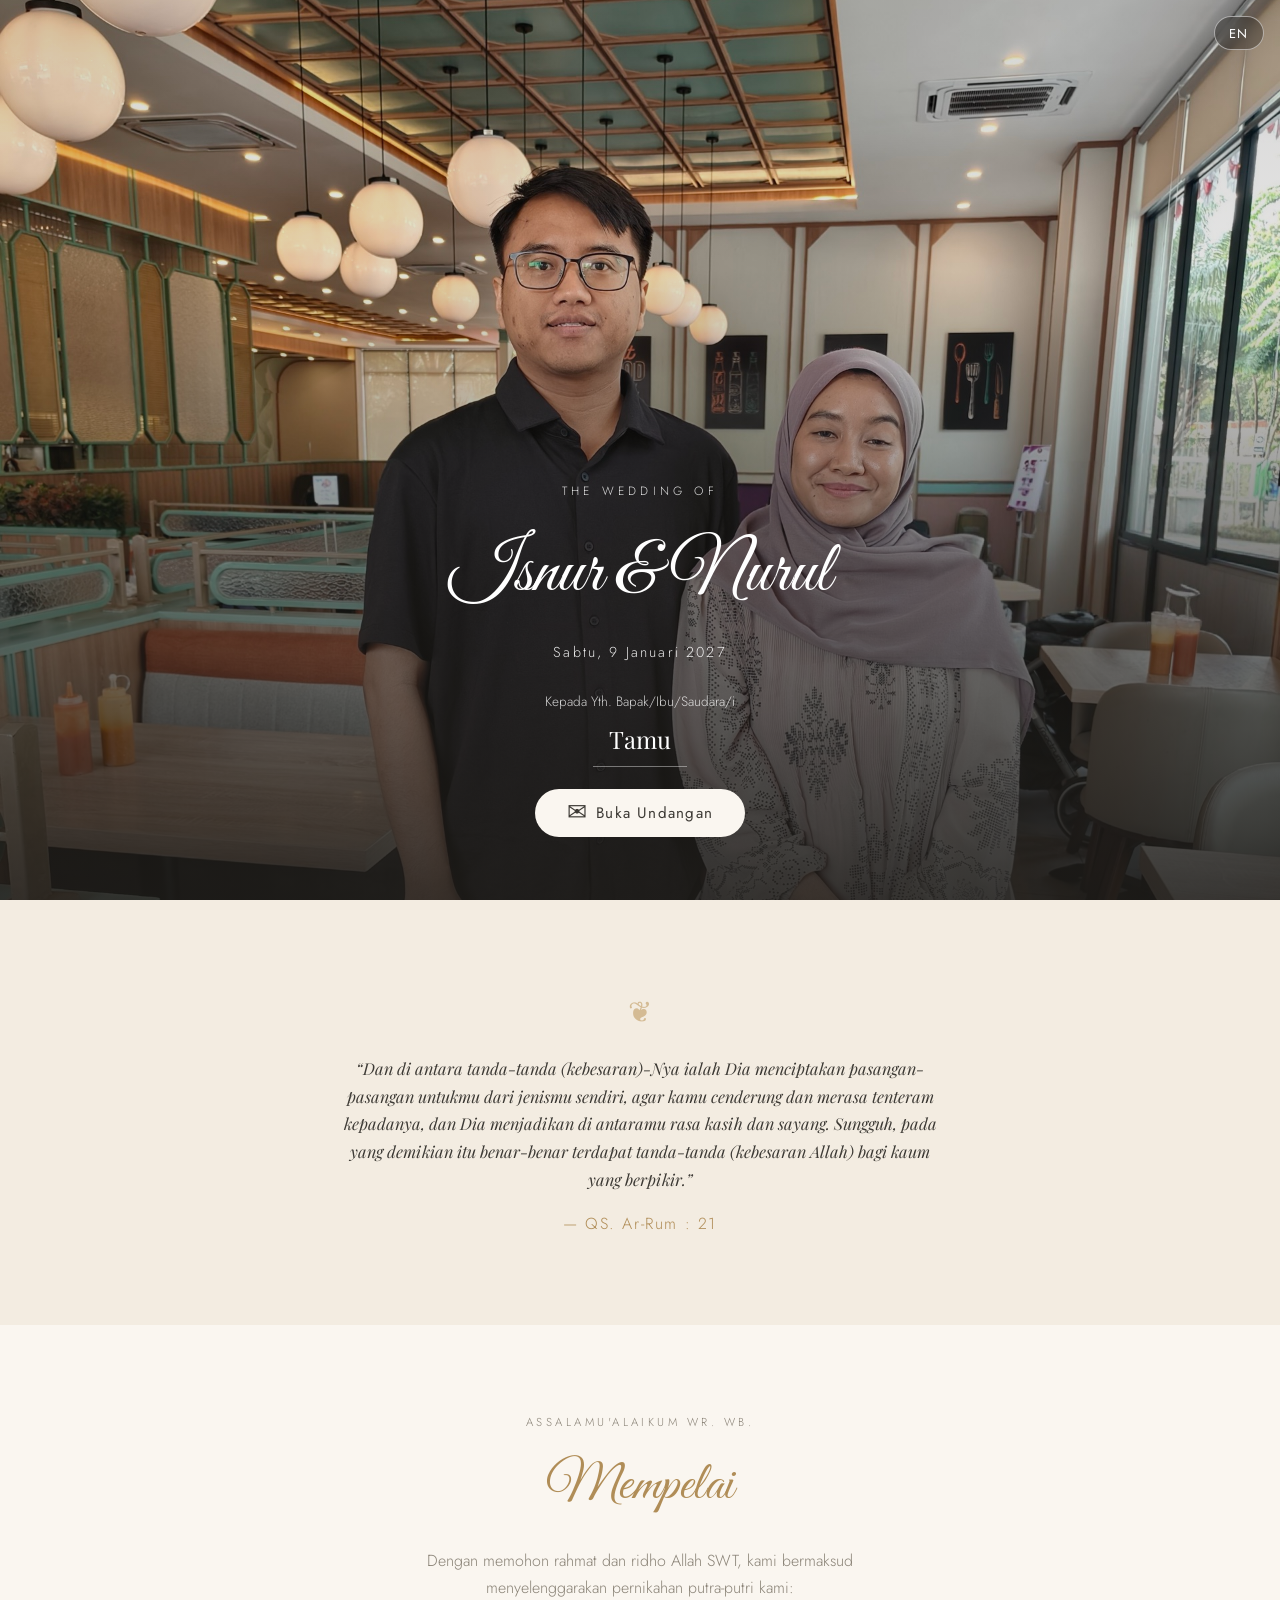
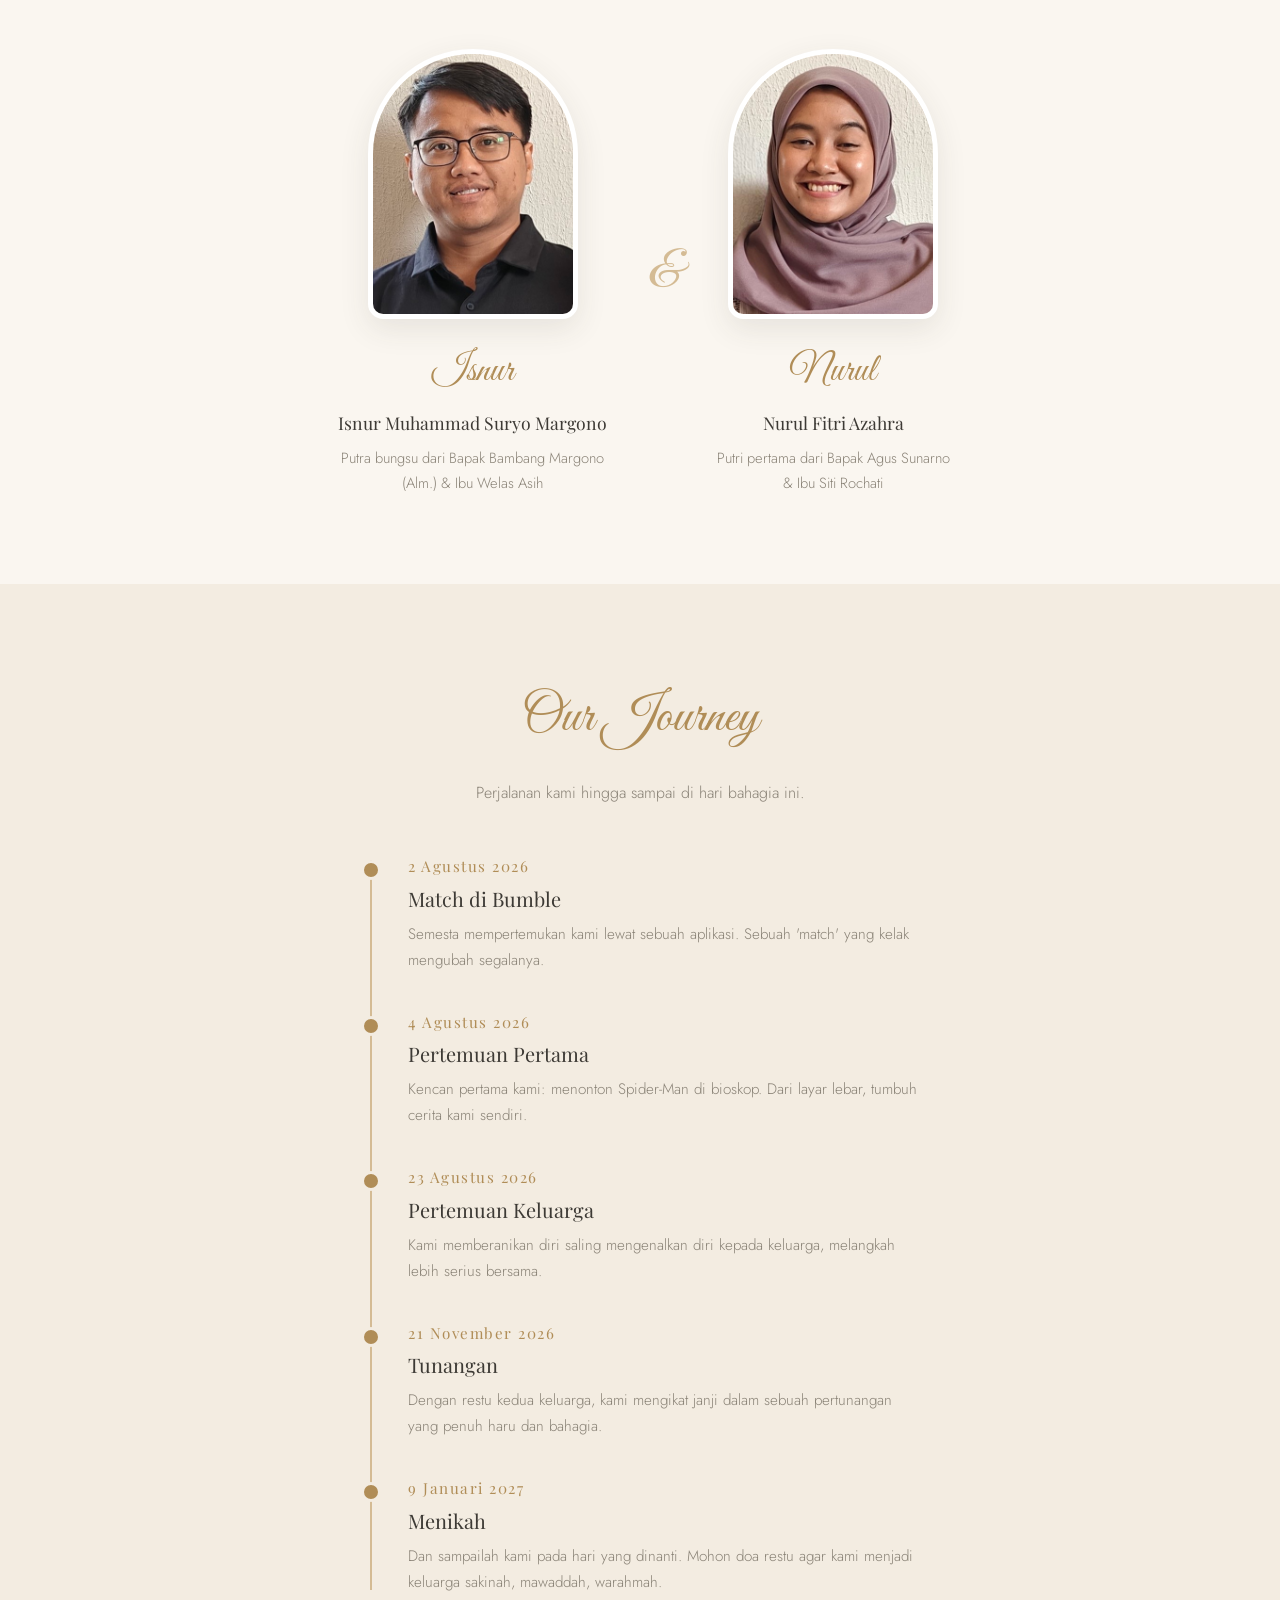
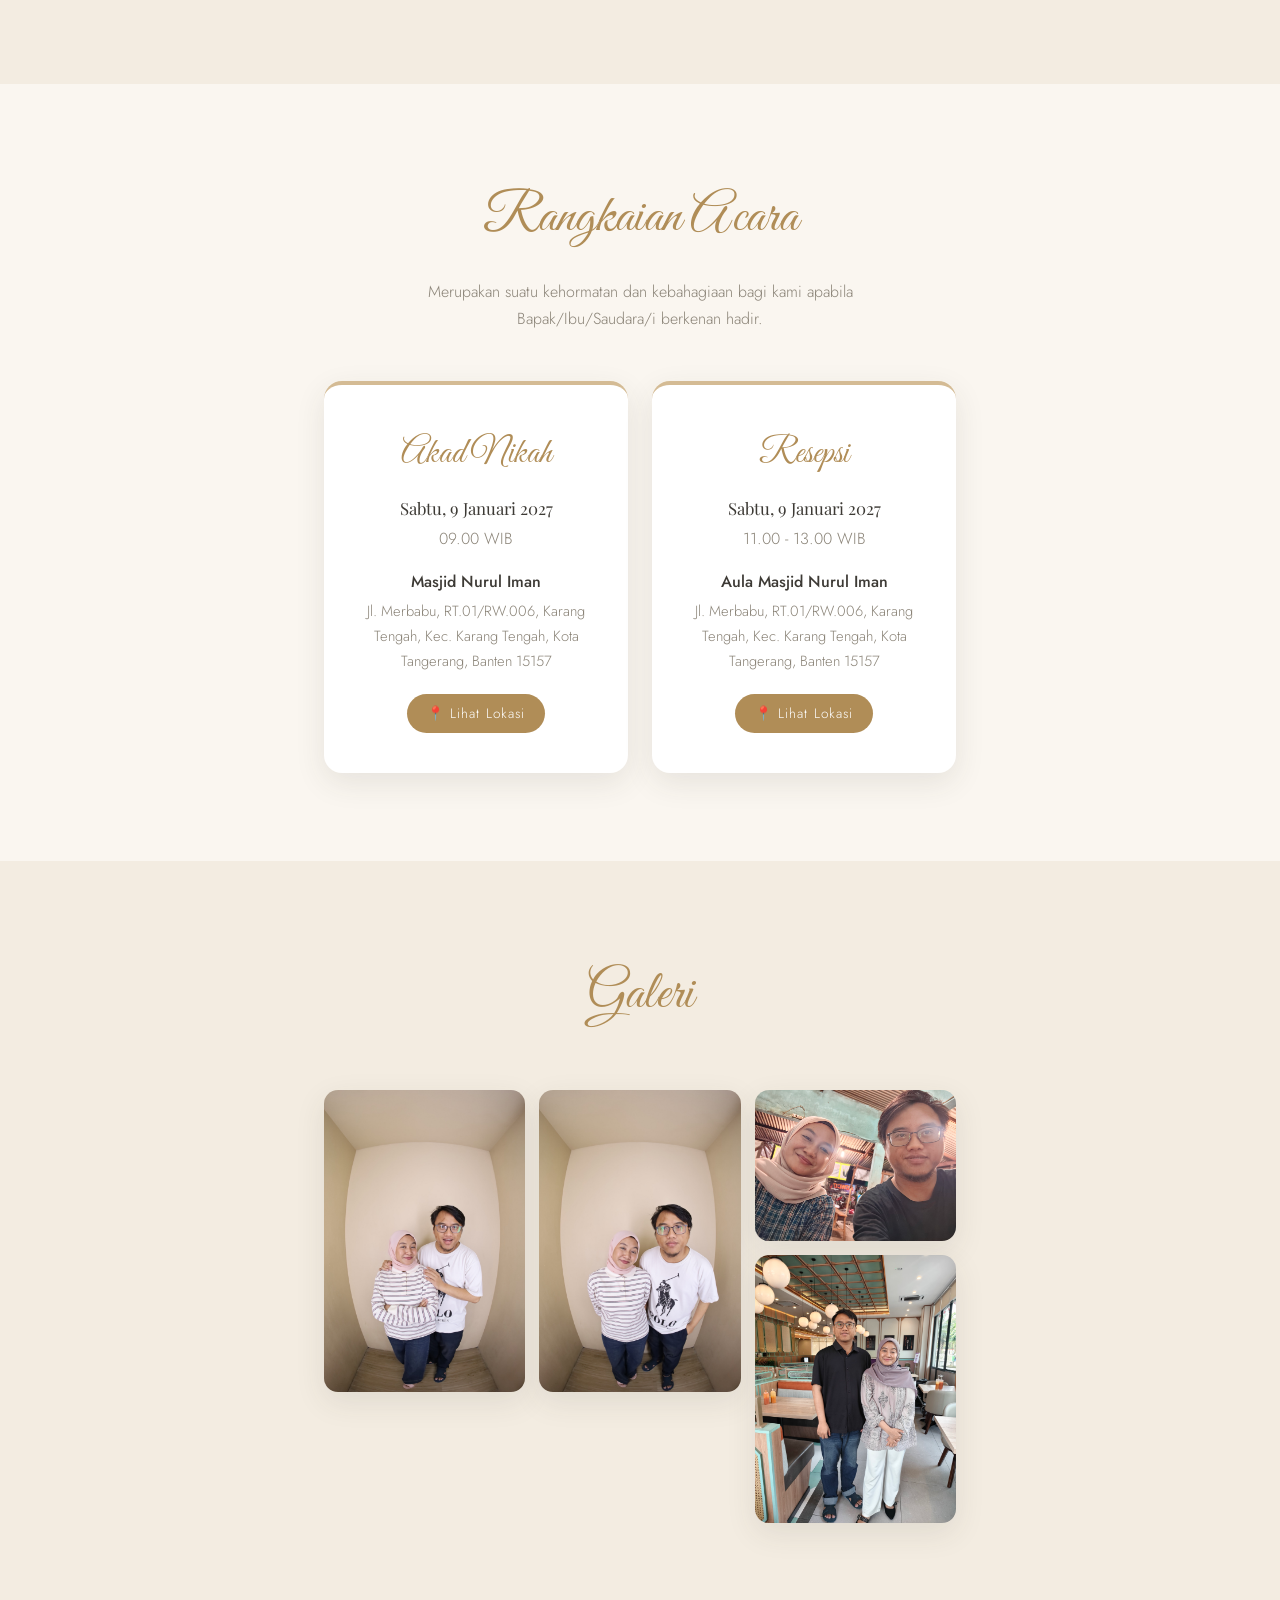
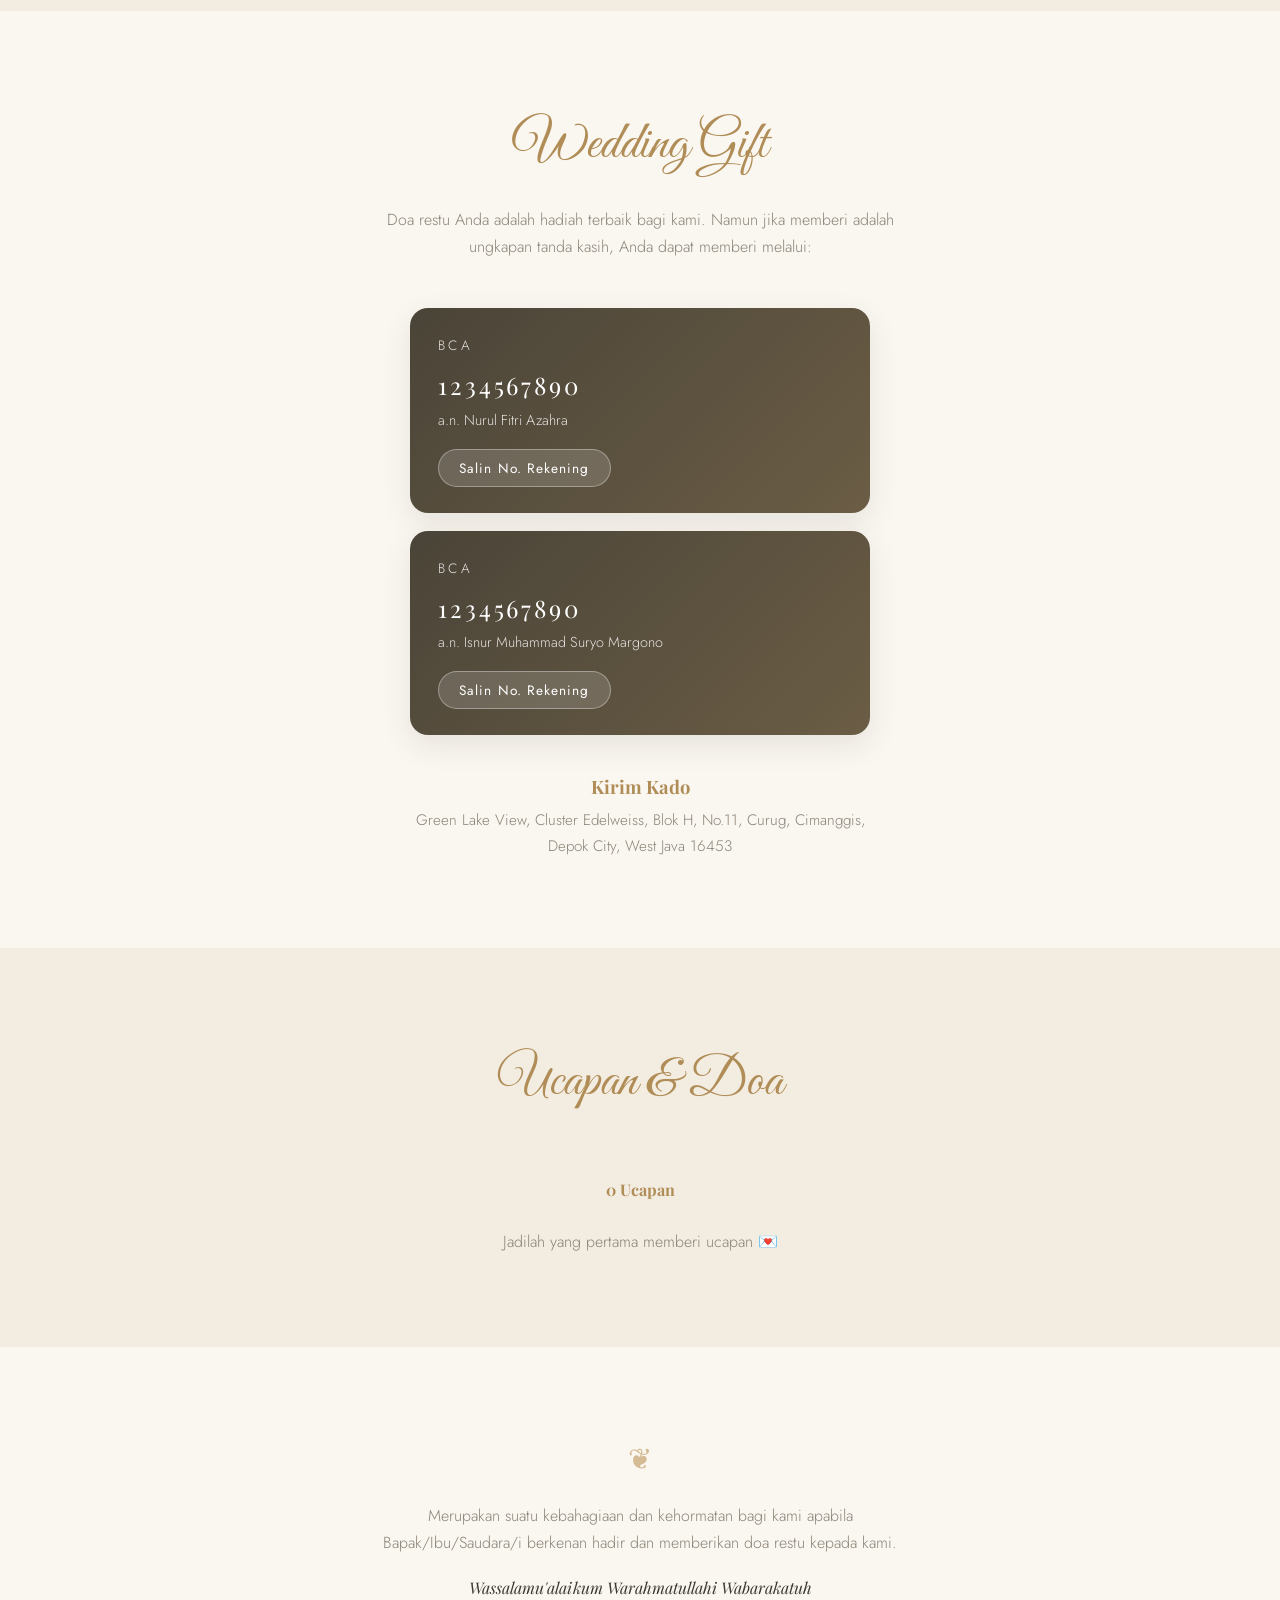
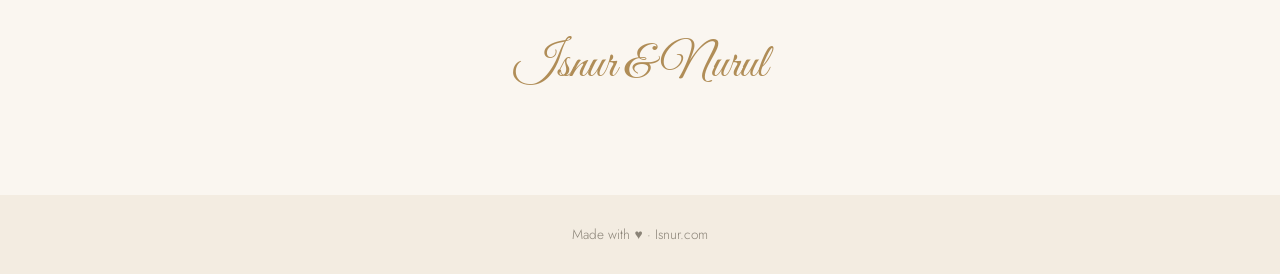
<file: index.html>
<!DOCTYPE html>
<html lang="id">
<head>
  <meta charset="UTF-8" />
  <meta name="viewport" content="width=device-width, initial-scale=1.0" />
  <title>Undangan Pernikahan Isnur &amp; Nurul</title>
  <meta name="description" content="Undangan pernikahan Isnur & Nurul — The Wedding of Isnur & Nurul" />
  <link rel="preconnect" href="https://fonts.googleapis.com" />
  <link rel="preconnect" href="https://fonts.gstatic.com" crossorigin />
  <link
    href="https://fonts.googleapis.com/css2?family=Great+Vibes&family=Jost:ital,wght@0,300;0,400;0,500;1,400&family=Playfair+Display:ital,wght@0,400;0,500;0,600;1,400&display=swap"
    rel="stylesheet"
  />
  <link rel="stylesheet" href="css/style.css" />
  <link rel="icon" href="data:image/svg+xml,<svg xmlns='http://www.w3.org/2000/svg' viewBox='0 0 100 100'><text y='.9em' font-size='90'>💍</text></svg>" />
</head>
<body class="locked">

  <!-- ======== COVER ======== -->
  <div class="cover" id="cover">
    <div class="cover__bg" id="coverBg"></div>
    <div class="cover__overlay"></div>
    <div class="cover__content">
      <p class="cover__eyebrow">The Wedding Of</p>
      <h1 class="cover__names script" id="coverNames">Isnur &amp; Nurul</h1>
      <p class="cover__date" id="coverDate"></p>
      <div class="cover__guest">
        <p class="cover__guest-label" data-i18n="guestLabel">Kepada Yth. Bapak/Ibu/Saudara/i</p>
        <p class="cover__guest-name" id="guestName">Tamu Undangan</p>
      </div>
      <button class="btn btn--light" id="openBtn">
        <span class="btn__icon">✉</span> <span data-i18n="openBtn">Buka Undangan</span>
      </button>
    </div>
  </div>

  <!-- ======== TOMBOL BAHASA & MUSIK ======== -->
  <button class="lang-toggle" id="langToggle" aria-label="Ganti bahasa / Switch language">
    <span id="langLabel">EN</span>
  </button>
  <button class="music-toggle" id="musicToggle" aria-label="Putar / jeda musik" hidden>
    <span class="music-toggle__icon">♫</span>
  </button>
  <div id="ytHolder" class="yt-holder" aria-hidden="true"></div>

  <main id="main">

    <!-- ======== HERO ======== -->
    <section class="hero">
      <div class="hero__bg" id="heroBg"></div>
      <div class="hero__overlay"></div>
      <div class="hero__content reveal">
        <p class="hero__eyebrow">We Are Getting Married</p>
        <h2 class="hero__names script" id="heroNames">Isnur &amp; Nurul</h2>
        <p class="hero__date" id="heroDate"></p>
        <p class="hero__hashtag" id="heroHashtag"></p>
        <div class="countdown" id="countdown">
          <div class="countdown__item"><span id="cdDays">0</span><small data-i18n="cdDays">Hari</small></div>
          <div class="countdown__item"><span id="cdHours">0</span><small data-i18n="cdHours">Jam</small></div>
          <div class="countdown__item"><span id="cdMinutes">0</span><small data-i18n="cdMinutes">Menit</small></div>
          <div class="countdown__item"><span id="cdSeconds">0</span><small data-i18n="cdSeconds">Detik</small></div>
        </div>
        <a class="btn btn--outline-light" id="calendarBtn" target="_blank" rel="noopener">
          🗓 <span data-i18n="saveDate">Simpan Tanggal</span>
        </a>
      </div>
    </section>

    <!-- ======== AYAT ======== -->
    <section class="section section--tinted quote" id="ayat">
      <div class="container reveal">
        <div class="ornament">❦</div>
        <p class="quote__text" data-i18n="quoteText">
          “Dan di antara tanda-tanda (kebesaran)-Nya ialah Dia menciptakan
          pasangan-pasangan untukmu dari jenismu sendiri, agar kamu cenderung dan
          merasa tenteram kepadanya, dan Dia menjadikan di antaramu rasa kasih dan
          sayang. Sungguh, pada yang demikian itu benar-benar terdapat tanda-tanda
          (kebesaran Allah) bagi kaum yang berpikir.”
        </p>
        <p class="quote__source">— QS. Ar-Rum : 21</p>
      </div>
    </section>

    <!-- ======== MEMPELAI ======== -->
    <section class="section couple" id="mempelai">
      <div class="container">
        <div class="section-head reveal">
          <p class="section-head__eyebrow">Assalamu'alaikum Wr. Wb.</p>
          <h2 class="section-head__title script" data-i18n="coupleTitle">Mempelai</h2>
          <p class="section-head__sub" data-i18n="coupleSub">
            Dengan memohon rahmat dan ridho Allah SWT, kami bermaksud
            menyelenggarakan pernikahan putra-putri kami:
          </p>
        </div>
        <div class="couple__grid">
          <div class="couple__card reveal">
            <div class="couple__photo"><img id="groomPhoto" alt="Foto mempelai pria" loading="lazy" /></div>
            <h3 class="couple__name script" id="groomName"></h3>
            <p class="couple__fullname" id="groomFullname"></p>
            <p class="couple__parents" id="groomParents"></p>
            <a class="couple__ig" id="groomIg" target="_blank" rel="noopener" hidden>📷 Instagram</a>
          </div>
          <div class="couple__amp script reveal">&amp;</div>
          <div class="couple__card reveal">
            <div class="couple__photo"><img id="bridePhoto" alt="Foto mempelai wanita" loading="lazy" /></div>
            <h3 class="couple__name script" id="brideName"></h3>
            <p class="couple__fullname" id="brideFullname"></p>
            <p class="couple__parents" id="brideParents"></p>
            <a class="couple__ig" id="brideIg" target="_blank" rel="noopener" hidden>📷 Instagram</a>
          </div>
        </div>
      </div>
    </section>

    <!-- ======== LOVE STORY ======== -->
    <section class="section section--tinted story" id="story">
      <div class="container">
        <div class="section-head reveal">
          <h2 class="section-head__title script">Our Journey</h2>
          <p class="section-head__sub" data-i18n="journeySub">Perjalanan kami hingga sampai di hari bahagia ini.</p>
        </div>
        <div class="story__timeline" id="storyTimeline"></div>
      </div>
    </section>

    <!-- ======== ACARA ======== -->
    <section class="section events" id="acara">
      <div class="container">
        <div class="section-head reveal">
          <h2 class="section-head__title script" data-i18n="eventsTitle">Rangkaian Acara</h2>
          <p class="section-head__sub" data-i18n="eventsSub">
            Merupakan suatu kehormatan dan kebahagiaan bagi kami apabila
            Bapak/Ibu/Saudara/i berkenan hadir.
          </p>
        </div>
        <div class="events__grid" id="eventsGrid"></div>
      </div>
    </section>

    <!-- ======== GALERI ======== -->
    <section class="section section--tinted gallery" id="galeri">
      <div class="container">
        <div class="section-head reveal">
          <h2 class="section-head__title script" data-i18n="galleryTitle">Galeri</h2>
        </div>
        <div class="gallery__grid" id="galleryGrid"></div>
      </div>
    </section>

    <!-- ======== KADO / AMPLOP ======== -->
    <section class="section gift" id="gift">
      <div class="container">
        <div class="section-head reveal">
          <h2 class="section-head__title script">Wedding Gift</h2>
          <p class="section-head__sub" data-i18n="giftSub">
            Doa restu Anda adalah hadiah terbaik bagi kami. Namun jika memberi
            adalah ungkapan tanda kasih, Anda dapat memberi melalui:
          </p>
        </div>
        <div class="gift__grid" id="giftGrid"></div>
        <div class="gift__address reveal">
          <h4 data-i18n="sendGift">Kirim Kado</h4>
          <p id="giftAddress"></p>
        </div>
      </div>
    </section>

    <!-- ======== RSVP & UCAPAN ======== -->
    <section class="section section--tinted wishes" id="ucapan">
      <div class="container">
        <div class="section-head reveal">
          <h2 class="section-head__title script" data-i18n="wishesTitle">Ucapan &amp; Doa</h2>
          <p class="section-head__sub" id="wishesSub" data-i18n="wishesSub">Kirimkan ucapan dan konfirmasi kehadiran Anda.</p>
        </div>
        <form class="wishes__form reveal" id="wishForm">
          <input type="text" id="wishName" placeholder="Nama Anda" required maxlength="60" />
          <select id="wishAttend" required>
            <option value="" disabled selected data-i18n="optConfirm">Konfirmasi kehadiran</option>
            <option value="Hadir" data-i18n="optYes">Hadir, InsyaAllah</option>
            <option value="Tidak Hadir" data-i18n="optNo">Maaf, belum bisa hadir</option>
            <option value="Masih Ragu" data-i18n="optMaybe">Masih ragu</option>
          </select>
          <textarea id="wishMessage" placeholder="Tulis ucapan &amp; doa..." rows="4" required maxlength="500"></textarea>
          <button type="submit" class="btn btn--primary" data-i18n="sendWish">Kirim Ucapan</button>
          <p class="wishes__note" id="wishNote"></p>
        </form>
        <div class="wishes__list-wrap reveal">
          <h4 class="wishes__count" id="wishCount"></h4>
          <div class="wishes__list" id="wishList"></div>
        </div>
      </div>
    </section>

    <!-- ======== PENUTUP ======== -->
    <section class="section closing">
      <div class="container reveal">
        <div class="ornament">❦</div>
        <p class="closing__text" data-i18n="closingText">
          Merupakan suatu kebahagiaan dan kehormatan bagi kami apabila
          Bapak/Ibu/Saudara/i berkenan hadir dan memberikan doa restu kepada kami.
        </p>
        <p class="closing__thanks">Wassalamu'alaikum Warahmatullahi Wabarakatuh</p>
        <h3 class="closing__names script" id="closingNames"></h3>
      </div>
    </section>

    <footer class="footer">
      <p>Made with ♥ · Isnur.com</p>
    </footer>
  </main>

  <script src="js/config.js"></script>
  <script src="js/main.js"></script>
</body>
</html>
</file>
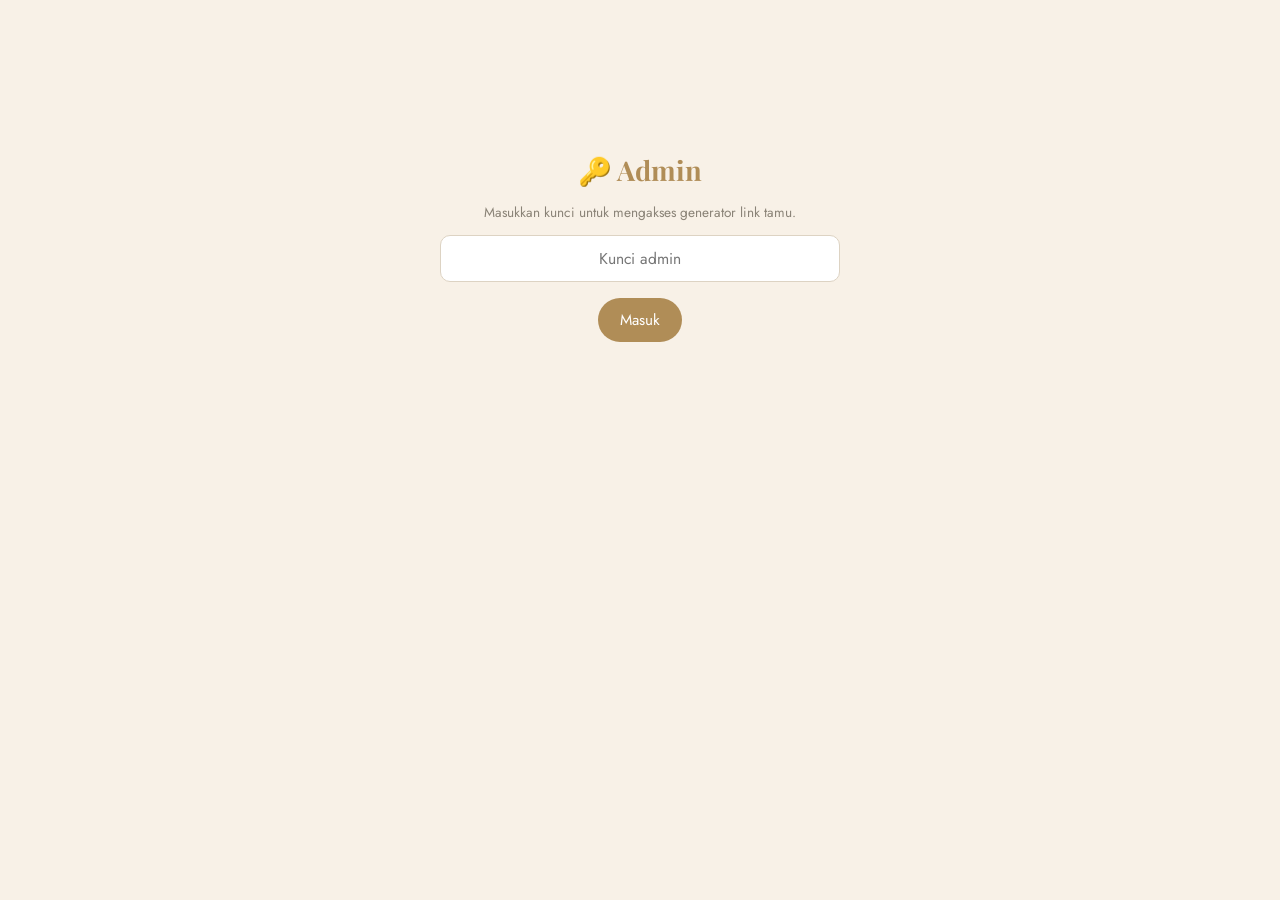
<file: admin.html>
<!DOCTYPE html>
<html lang="id">
<head>
  <meta charset="UTF-8" />
  <meta name="viewport" content="width=device-width, initial-scale=1.0" />
  <meta name="robots" content="noindex, nofollow" />
  <title>Admin — Buat Link Tamu</title>
  <link rel="preconnect" href="https://fonts.googleapis.com" />
  <link rel="preconnect" href="https://fonts.gstatic.com" crossorigin />
  <link
    href="https://fonts.googleapis.com/css2?family=Jost:ital,wght@0,300;0,400;0,500;1,400&family=Playfair+Display:ital,wght@0,400;0,500;0,600&display=swap"
    rel="stylesheet"
  />
  <link rel="icon" href="data:image/svg+xml,<svg xmlns='http://www.w3.org/2000/svg' viewBox='0 0 100 100'><text y='.9em' font-size='90'>🔑</text></svg>" />
  <style>
    :root {
      --ink: #3d3a35;
      --muted: #8a8377;
      --gold: #b08d57;
      --gold-soft: #d4bb94;
      --cream: #f8f1e7;
      --white: #ffffff;
      --font-body: "Jost", sans-serif;
      --font-serif: "Playfair Display", serif;
    }
    * { box-sizing: border-box; }
    body {
      margin: 0;
      min-height: 100vh;
      font-family: var(--font-body);
      color: var(--ink);
      background: var(--cream);
      padding: 32px 16px 64px;
    }
    .wrap { max-width: 560px; margin: 0 auto; }
    h1 {
      font-family: var(--font-serif);
      color: var(--gold);
      font-size: 1.7rem;
      margin: 0 0 4px;
    }
    .sub { color: var(--muted); margin: 0 0 28px; font-size: 0.92rem; }
    .card {
      background: var(--white);
      border: 1px solid #ddd3c3;
      border-radius: 16px;
      padding: 22px;
      margin-bottom: 24px;
    }
    .card h2 {
      font-family: var(--font-serif);
      font-size: 1.15rem;
      margin: 0 0 16px;
      color: var(--ink);
    }
    label {
      display: block;
      font-size: 0.85rem;
      color: var(--muted);
      margin: 14px 0 6px;
    }
    label:first-of-type { margin-top: 0; }
    input[type="text"], select, textarea {
      width: 100%;
      font-family: var(--font-body);
      font-size: 0.98rem;
      padding: 11px 14px;
      border: 1px solid #ddd3c3;
      border-radius: 10px;
      background: var(--white);
      color: var(--ink);
    }
    input:focus, select:focus, textarea:focus {
      outline: 2px solid var(--gold-soft);
      border-color: transparent;
    }
    .row { display: flex; gap: 12px; }
    .row > div { flex: 1; }
    button {
      font-family: var(--font-body);
      font-size: 0.95rem;
      border: none;
      border-radius: 999px;
      padding: 11px 22px;
      background: var(--gold);
      color: var(--white);
      cursor: pointer;
      margin-top: 16px;
    }
    button:hover { background: #9c7a48; }
    button.secondary {
      background: transparent;
      color: var(--gold);
      border: 1px solid var(--gold-soft);
      padding: 7px 14px;
      margin: 0 0 0 8px;
      font-size: 0.85rem;
    }
    .result {
      margin-top: 16px;
      padding: 14px;
      border-radius: 10px;
      background: #f6f1e8;
      display: none;
    }
    .result.is-visible { display: block; }
    .result__label { font-size: 0.78rem; color: var(--muted); margin-bottom: 4px; }
    .result__value {
      font-size: 0.88rem;
      word-break: break-all;
      color: var(--ink);
      background: var(--white);
      border: 1px solid #ddd3c3;
      border-radius: 8px;
      padding: 10px 12px;
      margin-bottom: 6px;
    }
    .gate {
      max-width: 400px;
      margin: 120px auto;
      text-align: center;
    }
    .gate input { text-align: center; }
    .gate p { color: var(--muted); font-size: 0.85rem; }
    .decode-out { font-size: 0.92rem; }
    .decode-out b { color: var(--gold); }
  </style>
</head>
<body>

  <div class="wrap" id="gateView" hidden>
    <div class="gate">
      <h1>🔑 Admin</h1>
      <p>Masukkan kunci untuk mengakses generator link tamu.</p>
      <input type="text" id="gateKey" placeholder="Kunci admin" autocomplete="off" />
      <button id="gateBtn">Masuk</button>
    </div>
  </div>

  <div class="wrap" id="mainView" hidden>
    <h1>🔑 Buat &amp; Baca Link Tamu</h1>
    <p class="sub">Link tamu memuat nama &amp; bahasa dalam parameter <code>?g=</code> sehingga tamu tidak perlu mengetik ulang namanya di form ucapan.</p>

    <div class="card">
      <h2>Buat Link</h2>
      <label for="genName">Nama tamu</label>
      <input type="text" id="genName" placeholder="Budi &amp; Partner" />
      <label for="genLang">Bahasa</label>
      <select id="genLang">
        <option value="id">Indonesia</option>
        <option value="en">English</option>
      </select>
      <button id="genBtn">Buat Link</button>

      <div class="result" id="genResult">
        <div class="result__label">Hash (?g=)</div>
        <div class="result__value" id="genHash"></div>
        <div class="result__label">Link lengkap</div>
        <div class="result__value" id="genLink"></div>
        <button class="secondary" id="genCopyHash" type="button">Salin hash</button>
        <button class="secondary" id="genCopyLink" type="button">Salin link</button>
      </div>
    </div>

    <div class="card">
      <h2>Baca Link / Hash</h2>
      <label for="decInput">Tempel hash, ?g=..., atau link lengkap</label>
      <textarea id="decInput" rows="2" placeholder="cth: eyJ0byI6IkJ1ZGkgJiBQYXJ0bmVyIiwibGFuZyI6ImVuIn0"></textarea>
      <button id="decBtn">Decode</button>

      <div class="result" id="decResult">
        <div class="decode-out">
          Nama: <b id="decName"></b><br />
          Bahasa: <b id="decLang"></b>
        </div>
      </div>
      <p id="decError" style="color:#b3452c;"></p>
    </div>
  </div>

  <script>
    (function () {
      "use strict";
      const $ = (id) => document.getElementById(id);

      /* ---------- Encode/decode (sama dengan js/main.js) ---------- */
      function encodeGuestHash(obj) {
        const json = unescape(encodeURIComponent(JSON.stringify(obj)));
        return btoa(json).replace(/\+/g, "-").replace(/\//g, "_").replace(/=+$/, "");
      }
      function decodeGuestHash(hash) {
        try {
          const b64 = hash.replace(/-/g, "+").replace(/_/g, "/");
          const json = decodeURIComponent(escape(atob(b64)));
          const obj = JSON.parse(json);
          return obj && typeof obj === "object" ? obj : null;
        } catch {
          return null;
        }
      }
      function extractHash(input) {
        const s = input.trim();
        if (!s) return "";
        try {
          const u = new URL(s, location.href);
          const g = u.searchParams.get("g");
          if (g) return g;
        } catch {}
        const m = s.match(/[?&]g=([^&\s]+)/);
        if (m) return decodeURIComponent(m[1]);
        return s;
      }

      /* ---------- Gate ----------
         Tidak ada validasi client-side sungguhan (sama seperti ?admin=
         di index.html) — cukup ketahui bahwa perlu mengisi sesuatu di
         ?key= untuk masuk. Tidak disimpan di perangkat, jadi harus
         diisi ulang tiap kali membuka halaman ini. */
      const params = new URLSearchParams(location.search);
      const urlKey = (params.get("key") || "").trim();

      function showMain() {
        $("gateView").hidden = true;
        $("mainView").hidden = false;
      }
      function showGate() {
        $("mainView").hidden = true;
        $("gateView").hidden = false;
      }

      if (urlKey) {
        showMain();
      } else {
        showGate();
      }

      $("gateBtn").addEventListener("click", () => {
        const v = $("gateKey").value.trim();
        if (!v) return;
        const u = new URL(location.href);
        u.searchParams.set("key", v);
        location.href = u.toString();
      });
      $("gateKey").addEventListener("keydown", (e) => {
        if (e.key === "Enter") $("gateBtn").click();
      });

      /* ---------- Generate ---------- */
      function copyText(text) {
        navigator.clipboard && navigator.clipboard.writeText(text).catch(() => {});
      }

      $("genBtn").addEventListener("click", () => {
        const name = $("genName").value.trim();
        const lang = $("genLang").value;
        if (!name) return;
        const hash = encodeGuestHash({ to: name, lang: lang });
        const link = location.origin + location.pathname.replace(/admin\.html$/, "index.html") + "?g=" + hash;
        $("genHash").textContent = hash;
        $("genLink").textContent = link;
        $("genResult").classList.add("is-visible");
        $("genCopyHash").onclick = () => copyText(hash);
        $("genCopyLink").onclick = () => copyText(link);
      });

      /* ---------- Decode ---------- */
      $("decBtn").addEventListener("click", () => {
        $("decError").textContent = "";
        $("decResult").classList.remove("is-visible");
        const hash = extractHash($("decInput").value);
        if (!hash) {
          $("decError").textContent = "Masukkan hash atau link terlebih dahulu.";
          return;
        }
        const data = decodeGuestHash(hash);
        if (!data) {
          $("decError").textContent = "Hash tidak valid / tidak bisa didecode.";
          return;
        }
        $("decName").textContent = data.to || "(tidak ada)";
        $("decLang").textContent = data.lang || "(tidak ada)";
        $("decResult").classList.add("is-visible");
      });
    })();
  </script>
</body>
</html>
</file>
<file: css/style.css>
/* ============================================================
   TEMA — ganti warna di sini kalau mau nuansa lain
   ============================================================ */
:root {
  --cream: #faf6f0;
  --cream-2: #f3ece1;
  --ink: #3d3a35;
  --muted: #8a8377;
  --gold: #b08d57;
  --gold-soft: #d4bb94;
  --sage: #7d8b74;
  --white: #ffffff;
  --shadow: 0 10px 30px rgba(61, 58, 53, 0.1);
  --radius: 18px;
  --font-body: "Jost", sans-serif;
  --font-serif: "Playfair Display", serif;
  --font-script: "Great Vibes", cursive;
}

* { margin: 0; padding: 0; box-sizing: border-box; }

/* Atribut hidden selalu menang atas display apa pun */
[hidden] { display: none !important; }

html { scroll-behavior: smooth; }

body {
  font-family: var(--font-body);
  color: var(--ink);
  background: var(--cream);
  line-height: 1.7;
  font-weight: 300;
  -webkit-font-smoothing: antialiased;
}

body.locked { overflow: hidden; height: 100vh; }

img { max-width: 100%; display: block; }

.script { font-family: var(--font-script); font-weight: 400; }

.container { max-width: 680px; margin: 0 auto; padding: 0 24px; }

/* ============================================================
   TOMBOL
   ============================================================ */
.btn {
  display: inline-flex;
  align-items: center;
  gap: 8px;
  padding: 13px 32px;
  border-radius: 999px;
  border: none;
  font-family: var(--font-body);
  font-size: 0.95rem;
  letter-spacing: 0.08em;
  cursor: pointer;
  text-decoration: none;
  transition: transform 0.25s ease, box-shadow 0.25s ease, background 0.25s ease;
}
.btn:hover { transform: translateY(-2px); box-shadow: 0 8px 20px rgba(0,0,0,0.18); }
.btn--light { background: var(--cream); color: var(--ink); }
.btn--primary { background: var(--gold); color: var(--white); }
.btn--primary:hover { background: #9a7a49; }
.btn--outline-light {
  background: transparent;
  color: var(--white);
  border: 1px solid rgba(255,255,255,0.7);
}
.btn--outline-light:hover { background: rgba(255,255,255,0.12); }
.btn--small { padding: 8px 20px; font-size: 0.85rem; }

/* ============================================================
   COVER
   ============================================================ */
.cover {
  position: fixed;
  inset: 0;
  z-index: 100;
  background: #2e2b27;
  display: flex;
  align-items: center;
  justify-content: center;
  text-align: center;
  transition: opacity 0.9s ease, visibility 0.9s ease;
}
.cover.is-open { opacity: 0; visibility: hidden; pointer-events: none; }
.cover__bg, .hero__bg {
  position: absolute;
  inset: 0;
  background-size: cover;
  /* fokus sedikit ke atas supaya wajah tidak terpotong */
  background-position: center 30%;
  background-image: var(--cover-mobile);
}
@media (min-width: 900px) {
  .cover__bg, .hero__bg {
    background-image: var(--cover-desktop, var(--cover-mobile));
    background-position: center 22%;
  }
}
.cover__overlay, .hero__overlay {
  position: absolute;
  inset: 0;
  background: linear-gradient(
    180deg,
    rgba(30, 28, 25, 0.18) 0%,
    rgba(30, 28, 25, 0.12) 30%,
    rgba(30, 28, 25, 0.55) 62%,
    rgba(30, 28, 25, 0.88) 100%
  );
}
.cover { align-items: flex-end; }
.cover__content {
  position: relative;
  color: var(--white);
  padding: 32px 32px 7vh;
  max-width: 480px;
  animation: fadeUp 1.2s ease both;
}
.cover__eyebrow, .hero__eyebrow {
  text-transform: uppercase;
  letter-spacing: 0.35em;
  font-size: 0.75rem;
  opacity: 0.85;
}
.cover__names { font-size: clamp(3rem, 10vw, 4.5rem); margin: 12px 0 4px; }
.cover__date { letter-spacing: 0.15em; font-size: 0.9rem; opacity: 0.9; }
.cover__guest { margin: 26px 0 22px; }
.cover__guest-label { font-size: 0.85rem; opacity: 0.8; }
.cover__guest-name {
  font-family: var(--font-serif);
  font-size: 1.5rem;
  margin-top: 6px;
  border-bottom: 1px solid rgba(255,255,255,0.4);
  display: inline-block;
  padding: 0 16px 6px;
}
.btn__icon { font-size: 1.5rem; line-height: 1; margin-top: -3px; }

/* ============================================================
   MUSIK
   ============================================================ */
.music-toggle {
  position: fixed;
  right: 18px;
  bottom: 18px;
  z-index: 90;
  width: 48px;
  height: 48px;
  border-radius: 50%;
  border: none;
  background: var(--gold);
  color: var(--white);
  font-size: 1.2rem;
  cursor: pointer;
  box-shadow: var(--shadow);
  display: flex;
  align-items: center;
  justify-content: center;
}
.music-toggle[hidden] { display: none; }
.music-toggle.is-playing .music-toggle__icon {
  display: inline-block;
  animation: spin 3.5s linear infinite;
}
.music-toggle.is-paused { opacity: 0.6; }
@keyframes spin { to { transform: rotate(360deg); } }

/* ============================================================
   TOMBOL BAHASA & PLAYER YOUTUBE TERSEMBUNYI
   ============================================================ */
.lang-toggle {
  position: fixed;
  top: 16px;
  right: 16px;
  z-index: 110;
  min-width: 46px;
  height: 34px;
  padding: 0 14px;
  border-radius: 999px;
  border: 1px solid rgba(255, 255, 255, 0.5);
  background: rgba(30, 28, 25, 0.35);
  backdrop-filter: blur(6px);
  color: #fff;
  font-family: var(--font-body);
  font-size: 0.8rem;
  letter-spacing: 0.12em;
  cursor: pointer;
  transition: background 0.25s ease;
}
.lang-toggle:hover { background: rgba(30, 28, 25, 0.6); }

.yt-holder {
  position: fixed;
  bottom: 0;
  left: 0;
  width: 1px;
  height: 1px;
  overflow: hidden;
  opacity: 0.01;
  pointer-events: none;
}
.yt-holder iframe { width: 1px; height: 1px; }

/* ============================================================
   HERO
   ============================================================ */
.hero {
  position: relative;
  background: #2e2b27;
  min-height: 100vh;
  display: flex;
  align-items: center;
  justify-content: center;
  text-align: center;
  color: var(--white);
}
.hero { align-items: flex-end; }
.hero__content { position: relative; padding: 96px 24px 8vh; max-width: 640px; }
.hero__names { font-size: clamp(3.2rem, 11vw, 5rem); margin: 14px 0 6px; }
.hero__date { letter-spacing: 0.2em; font-size: 0.95rem; }
.hero__hashtag {
  margin-top: 8px;
  font-family: var(--font-serif);
  font-style: italic;
  opacity: 0.9;
}

.countdown {
  display: flex;
  justify-content: center;
  gap: 14px;
  margin: 36px 0;
  flex-wrap: wrap;
}
.countdown__item {
  background: rgba(255,255,255,0.12);
  backdrop-filter: blur(6px);
  border: 1px solid rgba(255,255,255,0.25);
  border-radius: 14px;
  min-width: 72px;
  padding: 14px 10px;
}
.countdown__item span {
  font-family: var(--font-serif);
  font-size: 1.7rem;
  display: block;
  line-height: 1.2;
}
.countdown__item small {
  font-size: 0.7rem;
  text-transform: uppercase;
  letter-spacing: 0.15em;
  opacity: 0.85;
}

/* ============================================================
   SECTION UMUM
   ============================================================ */
.section { padding: 88px 0; }
.section--tinted { background: var(--cream-2); }

.section-head { text-align: center; margin-bottom: 48px; }
.section-head__eyebrow {
  text-transform: uppercase;
  letter-spacing: 0.3em;
  font-size: 0.72rem;
  color: var(--muted);
  margin-bottom: 8px;
}
.section-head__title { font-size: clamp(2.6rem, 8vw, 3.4rem); color: var(--gold); }
.section-head__sub { max-width: 520px; margin: 14px auto 0; color: var(--muted); }

.ornament {
  text-align: center;
  color: var(--gold-soft);
  font-size: 1.8rem;
  margin-bottom: 18px;
}

/* ============================================================
   AYAT
   ============================================================ */
.quote { text-align: center; }
.quote__text {
  font-family: var(--font-serif);
  font-style: italic;
  font-size: 1.02rem;
  color: var(--ink);
  max-width: 600px;
  margin: 0 auto;
}
.quote__source { margin-top: 16px; color: var(--gold); letter-spacing: 0.1em; }

/* ============================================================
   MEMPELAI
   ============================================================ */
.couple__grid {
  display: flex;
  flex-direction: column;
  align-items: center;
  gap: 28px;
}
.couple__card { text-align: center; max-width: 340px; }
.couple__photo {
  width: 210px;
  height: 270px;
  margin: 0 auto 20px;
  border-radius: 110px 110px 16px 16px;
  overflow: hidden;
  border: 5px solid var(--white);
  box-shadow: var(--shadow);
  background: var(--cream-2);
}
.couple__photo img { width: 100%; height: 100%; object-fit: cover; }
.couple__name { font-size: 2.4rem; color: var(--gold); }
.couple__fullname { font-family: var(--font-serif); font-size: 1.1rem; margin: 4px 0 8px; }
.couple__parents { color: var(--muted); font-size: 0.92rem; }
.couple__ig {
  display: inline-block;
  margin-top: 12px;
  color: var(--sage);
  text-decoration: none;
  font-size: 0.9rem;
  border: 1px solid var(--sage);
  border-radius: 999px;
  padding: 5px 16px;
}
.couple__amp { font-size: 3.4rem; color: var(--gold-soft); line-height: 1; }

@media (min-width: 720px) {
  .couple__grid { flex-direction: row; justify-content: center; align-items: flex-start; }
  .couple__amp { align-self: center; }
}

/* ============================================================
   LOVE STORY
   ============================================================ */
.story__timeline {
  position: relative;
  max-width: 560px;
  margin: 0 auto;
  padding-left: 28px;
}
.story__timeline::before {
  content: "";
  position: absolute;
  left: 10px;
  top: 6px;
  bottom: 6px;
  width: 2px;
  background: var(--gold-soft);
}
.story__item { position: relative; padding: 0 0 36px 20px; }
.story__item:last-child { padding-bottom: 0; }
.story__item::before {
  content: "";
  position: absolute;
  left: -27px;
  top: 6px;
  width: 14px;
  height: 14px;
  border-radius: 50%;
  background: var(--gold);
  border: 3px solid var(--cream-2);
}
.story__year {
  font-family: var(--font-serif);
  color: var(--gold);
  letter-spacing: 0.1em;
  font-size: 0.95rem;
}
.story__title { font-family: var(--font-serif); font-size: 1.25rem; margin: 2px 0 6px; }
.story__text { color: var(--muted); font-size: 0.95rem; }

/* ============================================================
   ACARA
   ============================================================ */
.events__grid { display: grid; gap: 24px; }
@media (min-width: 720px) { .events__grid { grid-template-columns: 1fr 1fr; } }

.event-card {
  background: var(--white);
  border-radius: var(--radius);
  padding: 40px 28px;
  text-align: center;
  box-shadow: var(--shadow);
  border-top: 4px solid var(--gold-soft);
}
.event-card__name { font-family: var(--font-script); font-size: 2.2rem; color: var(--gold); }
.event-card__date { font-family: var(--font-serif); font-size: 1.05rem; margin: 10px 0 2px; }
.event-card__time { color: var(--muted); margin-bottom: 16px; }
.event-card__venue { font-weight: 500; }
.event-card__address { color: var(--muted); font-size: 0.92rem; margin: 4px 0 20px; }

/* ============================================================
   GALERI
   ============================================================ */
.gallery__grid {
  columns: 2;
  column-gap: 14px;
}
@media (min-width: 720px) { .gallery__grid { columns: 3; } }
.gallery__grid img {
  width: 100%;
  border-radius: 14px;
  margin-bottom: 14px;
  box-shadow: var(--shadow);
  break-inside: avoid;
  transition: transform 0.3s ease;
  cursor: zoom-in;
}
.gallery__grid img:hover { transform: scale(1.02); }

/* Lightbox galeri */
.lightbox {
  position: fixed;
  inset: 0;
  z-index: 200;
  background: rgba(20, 18, 15, 0.92);
  display: flex;
  align-items: center;
  justify-content: center;
  opacity: 0;
  visibility: hidden;
  transition: opacity 0.25s ease, visibility 0.25s ease;
}
.lightbox.is-open { opacity: 1; visibility: visible; }
.lightbox img {
  max-width: 92vw;
  max-height: 86vh;
  border-radius: 10px;
  box-shadow: 0 20px 60px rgba(0, 0, 0, 0.5);
}
.lightbox__btn {
  position: absolute;
  border: none;
  background: rgba(255, 255, 255, 0.12);
  color: #fff;
  width: 44px;
  height: 44px;
  border-radius: 50%;
  font-size: 1.3rem;
  cursor: pointer;
  display: flex;
  align-items: center;
  justify-content: center;
  transition: background 0.2s ease;
}
.lightbox__btn:hover { background: rgba(255, 255, 255, 0.28); }
.lightbox__close { top: 18px; right: 18px; }
.lightbox__prev { left: 12px; top: 50%; transform: translateY(-50%); }
.lightbox__next { right: 12px; top: 50%; transform: translateY(-50%); }
.lightbox__counter {
  position: absolute;
  bottom: 20px;
  left: 50%;
  transform: translateX(-50%);
  color: rgba(255, 255, 255, 0.8);
  font-size: 0.85rem;
  letter-spacing: 0.15em;
}

/* ============================================================
   GIFT
   ============================================================ */
.gift__grid { display: grid; gap: 18px; max-width: 460px; margin: 0 auto; }
.gift-card {
  background: linear-gradient(135deg, #4a4438, #6b5d45);
  color: var(--white);
  border-radius: var(--radius);
  padding: 26px 28px;
  box-shadow: var(--shadow);
}
.gift-card__bank { letter-spacing: 0.25em; font-size: 0.85rem; opacity: 0.85; }
.gift-card__number {
  font-family: var(--font-serif);
  font-size: 1.5rem;
  letter-spacing: 0.12em;
  margin: 8px 0 2px;
}
.gift-card__holder { font-size: 0.9rem; opacity: 0.85; margin-bottom: 16px; }
.gift-card .btn { background: rgba(255,255,255,0.15); color: var(--white); border: 1px solid rgba(255,255,255,0.35); }
.gift-card .btn.copied { background: var(--sage); border-color: var(--sage); }

.gift__address {
  text-align: center;
  margin-top: 36px;
  max-width: 460px;
  margin-left: auto;
  margin-right: auto;
}
.gift__address h4 {
  font-family: var(--font-serif);
  font-size: 1.15rem;
  margin-bottom: 6px;
  color: var(--gold);
}
.gift__address p { color: var(--muted); font-size: 0.95rem; }

/* ============================================================
   UCAPAN & RSVP
   ============================================================ */
.wishes__form {
  display: grid;
  gap: 14px;
  max-width: 520px;
  margin: 0 auto 48px;
}
.wishes__form input,
.wishes__form select,
.wishes__form textarea {
  font-family: var(--font-body);
  font-size: 0.98rem;
  padding: 13px 16px;
  border: 1px solid #ddd3c3;
  border-radius: 12px;
  background: var(--white);
  color: var(--ink);
  resize: vertical;
}
.wishes__form input:focus,
.wishes__form select:focus,
.wishes__form textarea:focus {
  outline: 2px solid var(--gold-soft);
  border-color: transparent;
}
/* Panah dropdown custom dengan jarak kanan yang rapi */
.wishes__form select {
  appearance: none;
  -webkit-appearance: none;
  background-image: url("data:image/svg+xml;charset=utf-8,%3Csvg xmlns='http://www.w3.org/2000/svg' width='14' height='9' viewBox='0 0 14 9'%3E%3Cpath d='M1 1l6 6 6-6' fill='none' stroke='%238a8377' stroke-width='2' stroke-linecap='round' stroke-linejoin='round'/%3E%3C/svg%3E");
  background-repeat: no-repeat;
  background-position: right 18px center;
  padding-right: 46px;
}
.wishes__form .btn { justify-self: center; }
.wishes__note { text-align: center; font-size: 0.85rem; color: var(--sage); min-height: 1.2em; }

.wishes__count {
  font-family: var(--font-serif);
  text-align: center;
  margin-bottom: 20px;
  color: var(--gold);
}
.wishes__list {
  display: grid;
  gap: 14px;
  max-width: 560px;
  margin: 0 auto;
  padding: 4px;
}
/* Footer tiap ucapan: waktu + tombol balas */
.wish-item__foot {
  display: flex;
  justify-content: space-between;
  align-items: center;
  margin-top: 6px;
}
.wish-item__reply {
  border: none;
  background: none;
  color: var(--sage);
  font-family: var(--font-body);
  font-size: 0.82rem;
  letter-spacing: 0.05em;
  cursor: pointer;
  padding: 2px 6px;
}
.wish-item__reply:hover { text-decoration: underline; }

/* Balasan bersarang */
.wish-replies {
  margin-top: 10px;
  padding-left: 14px;
  border-left: 2px solid var(--cream-2);
  display: grid;
  gap: 10px;
}
.wish-reply { background: var(--cream); border-radius: 10px; padding: 10px 12px; }
.wish-reply .wish-item__name { font-size: 0.92rem; }
.wish-reply .wish-item__msg { font-size: 0.9rem; }

/* Form balasan inline */
.wish-reply-form { display: grid; gap: 8px; margin-top: 10px; }
.wish-reply-form input,
.wish-reply-form textarea {
  font-family: var(--font-body);
  font-size: 0.9rem;
  padding: 9px 12px;
  border: 1px solid #ddd3c3;
  border-radius: 10px;
  background: var(--cream);
  color: var(--ink);
  resize: vertical;
}
.wish-reply-form input:focus,
.wish-reply-form textarea:focus {
  outline: 2px solid var(--gold-soft);
  border-color: transparent;
}
.wish-reply-form__actions { display: flex; gap: 8px; }
.wish-reply-cancel { background: var(--cream-2); color: var(--muted); }

/* Navigasi halaman ucapan */
.wishes__pager {
  display: flex;
  align-items: center;
  justify-content: center;
  gap: 16px;
  margin-top: 8px;
}
.wishes__pager-btn {
  width: 38px;
  height: 38px;
  border-radius: 50%;
  border: 1px solid var(--gold-soft);
  background: transparent;
  color: var(--gold);
  font-size: 1.2rem;
  line-height: 1;
  cursor: pointer;
  transition: background 0.2s ease, color 0.2s ease;
}
.wishes__pager-btn:hover:not(:disabled) { background: var(--gold); color: var(--white); }
.wishes__pager-btn:disabled { opacity: 0.35; cursor: default; }
.wishes__pager-info {
  color: var(--muted);
  font-size: 0.9rem;
  letter-spacing: 0.1em;
  min-width: 52px;
  text-align: center;
}
.wish-item {
  background: var(--white);
  border-radius: 14px;
  padding: 16px 18px;
  box-shadow: 0 4px 14px rgba(61,58,53,0.07);
}
.wish-item__head {
  display: flex;
  align-items: baseline;
  gap: 10px;
  flex-wrap: wrap;
  margin-bottom: 4px;
}
.wish-item__name { font-weight: 500; font-family: var(--font-serif); }
.wish-item__badge {
  font-size: 0.7rem;
  letter-spacing: 0.05em;
  padding: 2px 10px;
  border-radius: 999px;
  background: var(--cream-2);
  color: var(--sage);
}
.wish-item__badge--admin { background: var(--gold); color: var(--white); }
.wish-item__msg { font-size: 0.95rem; color: var(--ink); }
.rf-note { font-size: 0.8rem; color: #b0574f; min-height: 1em; margin: 0; }
.wish-item__time { font-size: 0.75rem; color: var(--muted); margin-top: 6px; }

/* ============================================================
   PENUTUP & FOOTER
   ============================================================ */
.closing { text-align: center; }
.closing__text { max-width: 540px; margin: 0 auto 18px; color: var(--muted); }
.closing__thanks { font-family: var(--font-serif); font-style: italic; margin-bottom: 24px; }
.closing__names { font-size: 3rem; color: var(--gold); }

.footer {
  text-align: center;
  padding: 28px 16px;
  background: var(--cream-2);
  color: var(--muted);
  font-size: 0.85rem;
}

/* ============================================================
   ANIMASI SCROLL
   ============================================================ */
.reveal {
  opacity: 0;
  transform: translateY(28px);
  transition: opacity 0.8s ease, transform 0.8s ease;
}
.reveal.is-visible { opacity: 1; transform: none; }

@keyframes fadeUp {
  from { opacity: 0; transform: translateY(24px); }
  to { opacity: 1; transform: none; }
}

/* Viewport sangat tinggi (mis. tablet dilipat / screenshot): jangan
   biarkan hero & cover melar tanpa batas */
@media (min-height: 1600px) {
  .hero { min-height: 1000px; }
}

@media (prefers-reduced-motion: reduce) {
  html { scroll-behavior: auto; }
  .reveal { transition: none; opacity: 1; transform: none; }
  .music-toggle.is-playing .music-toggle__icon { animation: none; }
}
</file>
